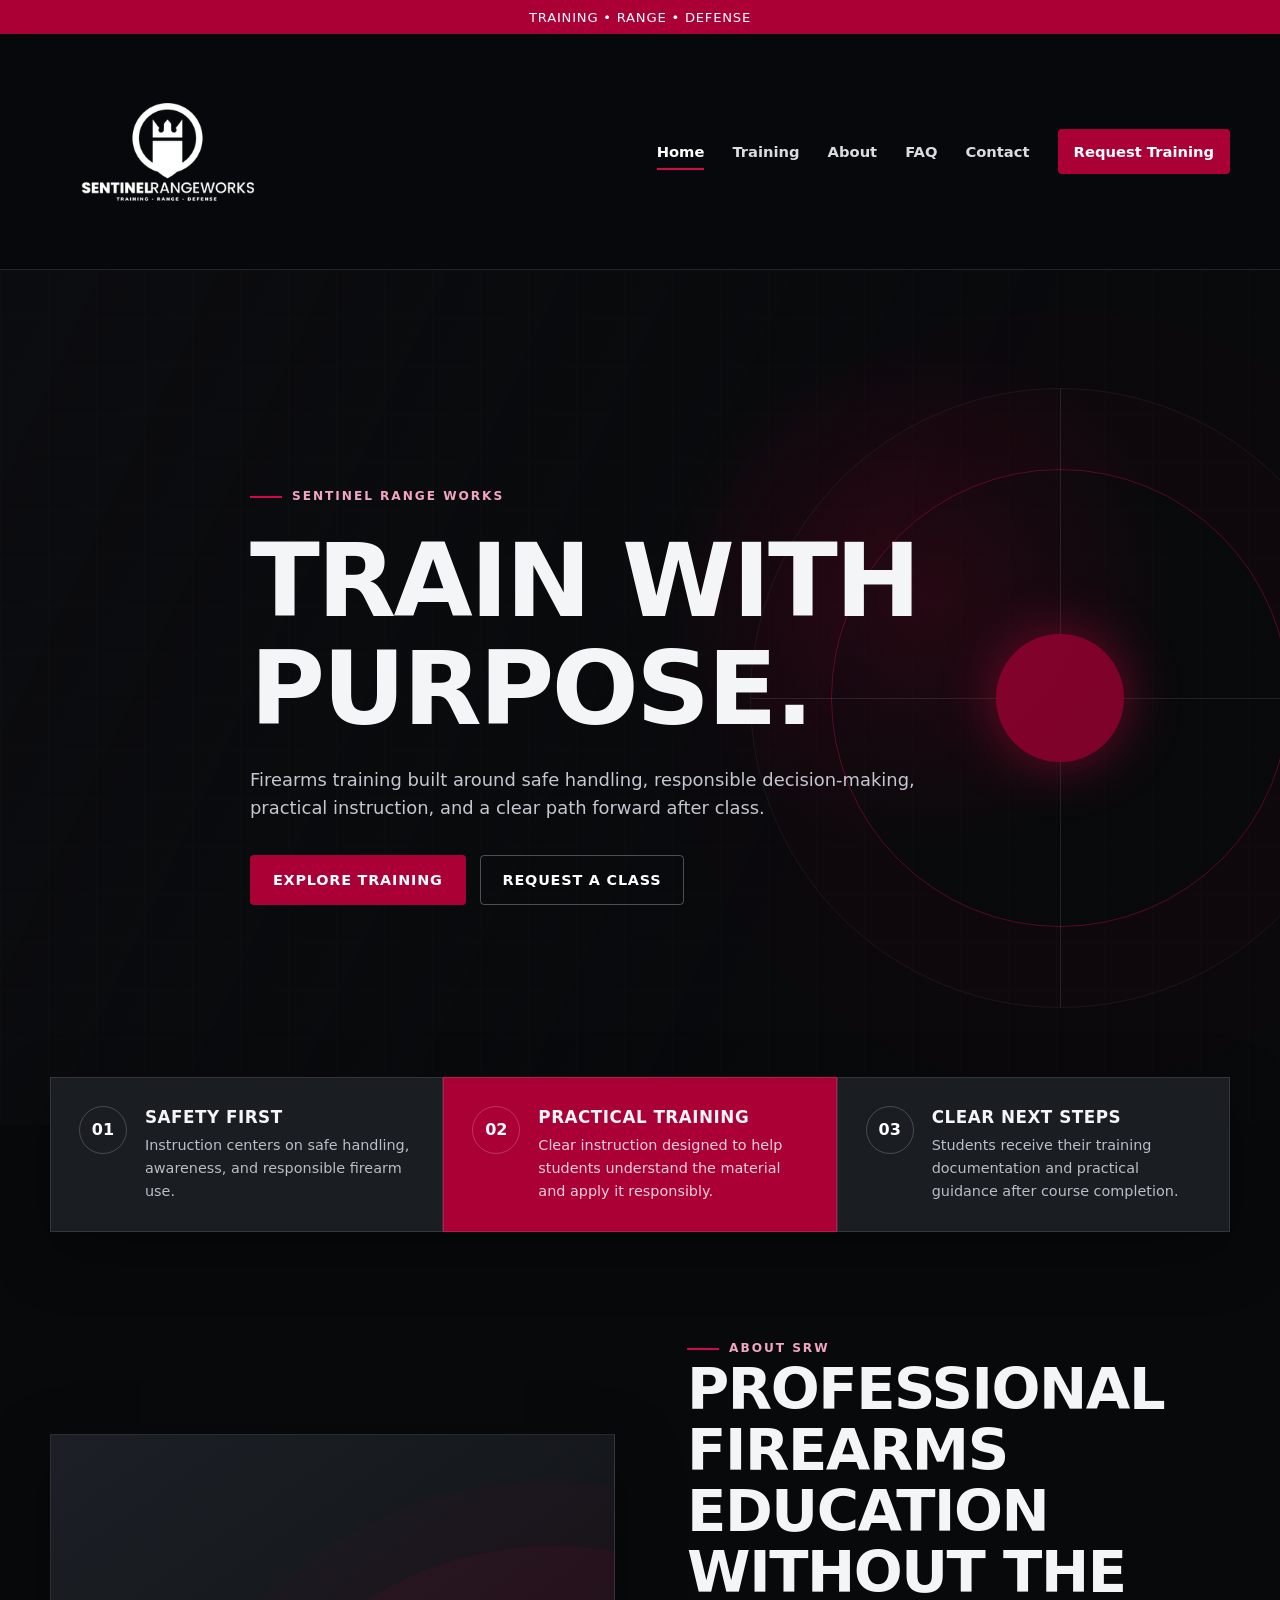
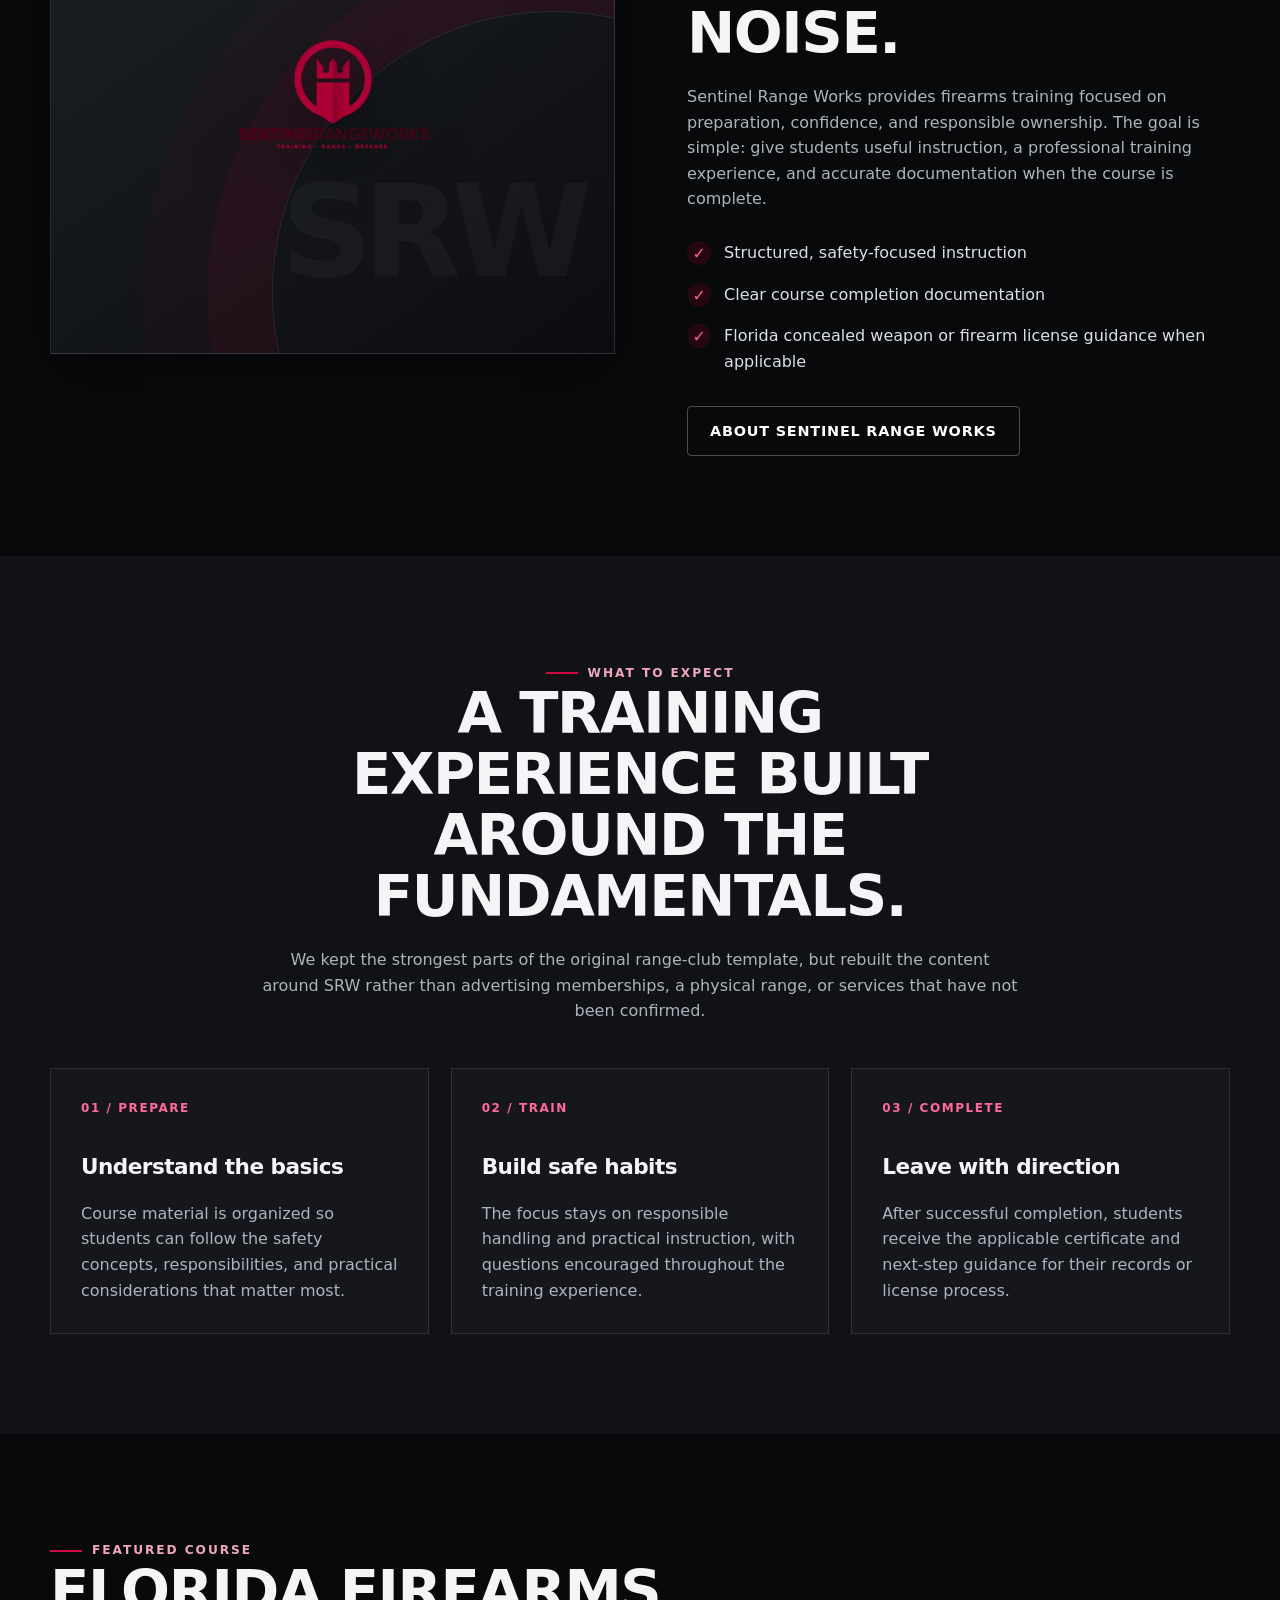
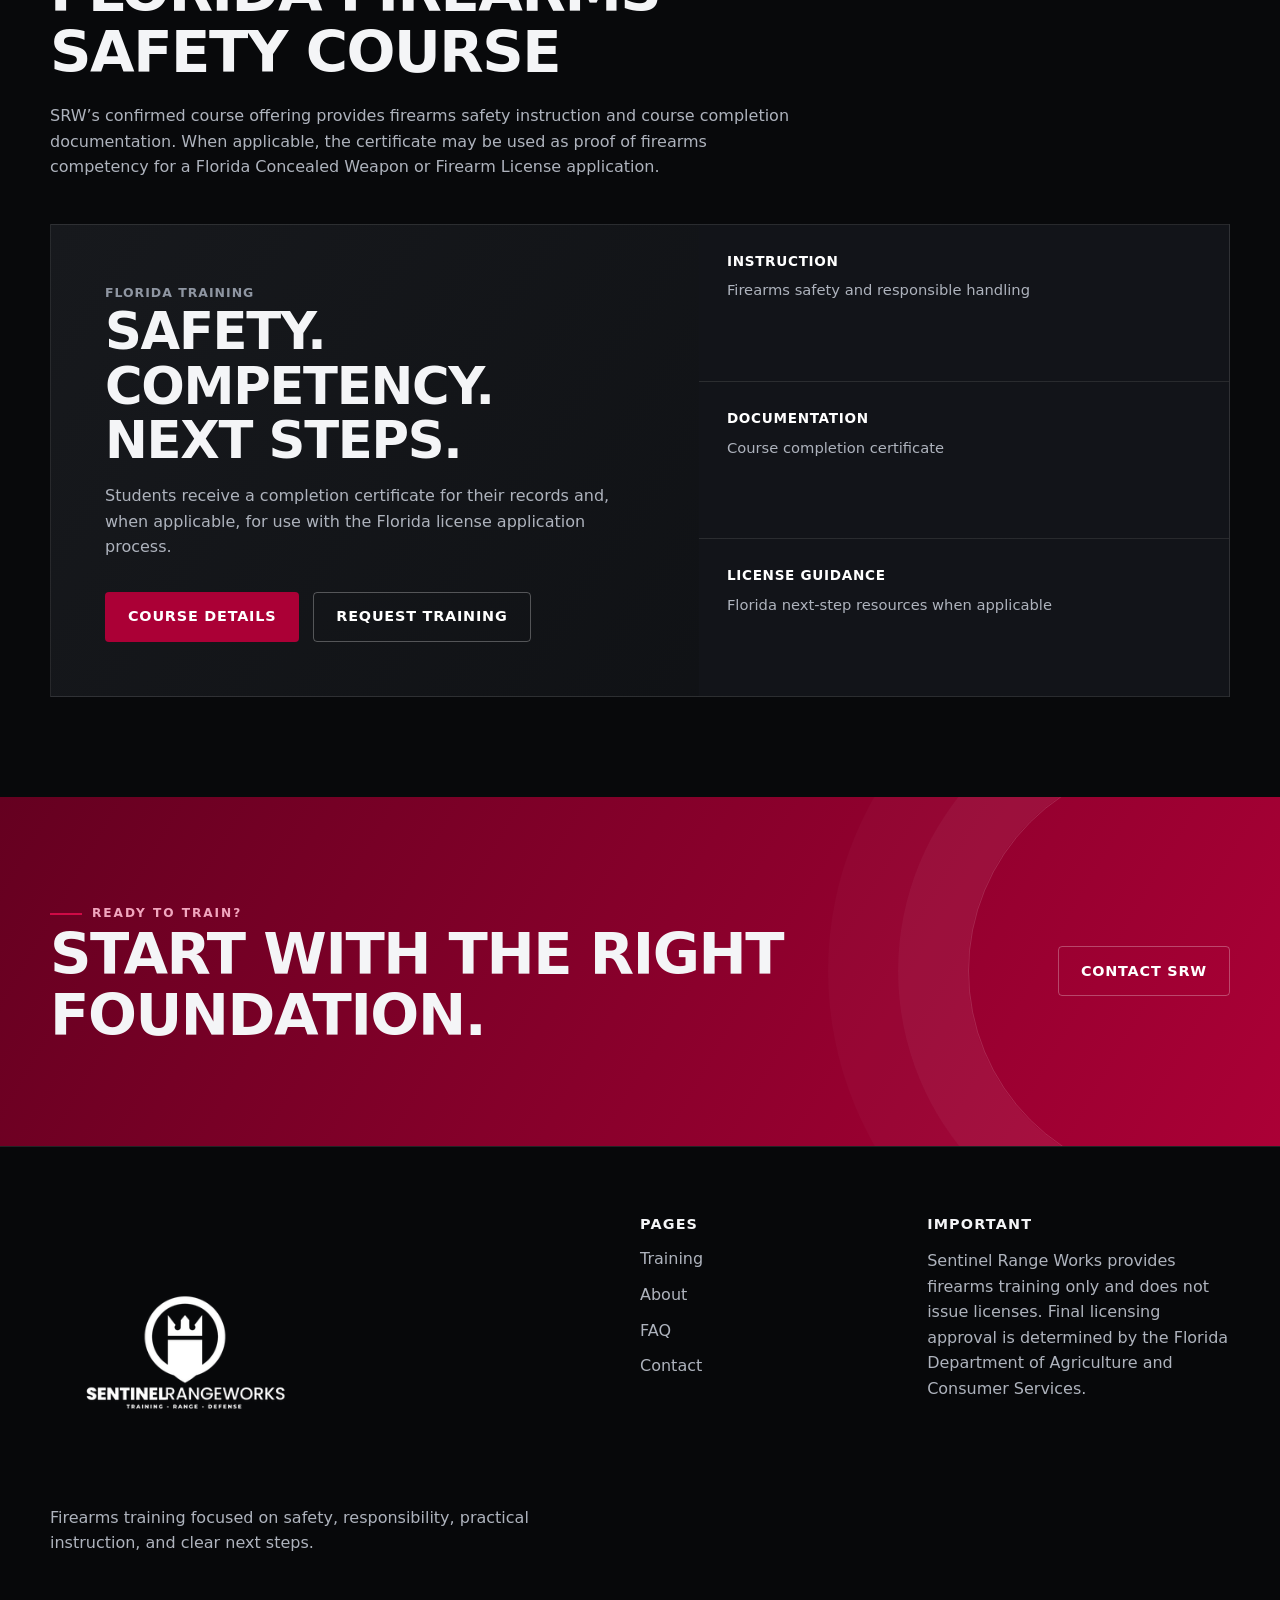
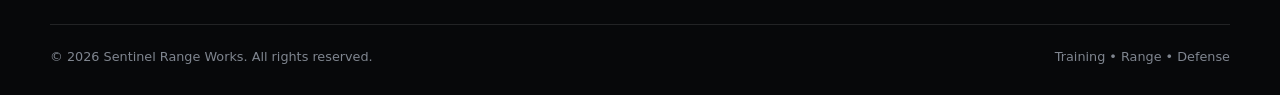
<file: index.html>
<!doctype html>
<html lang="en">
<head>
  <meta charset="utf-8">
  <meta name="viewport" content="width=device-width, initial-scale=1">
  <title>Sentinel Range Works | Firearms Training</title>
  <meta name="description" content="Sentinel Range Works provides focused firearms training with a safety-first approach and clear next steps for Florida students.">
  <link rel="icon" href="assets/img/favicon.svg">
  <link rel="stylesheet" href="assets/css/styles.css">
</head>
<body>
<a class="skip-link" href="#main">Skip to content</a>
<div class="topbar"><div class="container">Training • Range • Defense</div></div>
<header class="site-header">
  <nav class="nav container" aria-label="Main navigation">
    <a class="brand" href="index.html"><img src="assets/img/srw-logo.svg" alt="Sentinel Range Works"></a>
    <button class="menu-toggle" aria-label="Toggle navigation" aria-expanded="false">Menu</button>
    <ul class="nav-links">
      <li><a href="index.html" aria-current="page">Home</a></li>
      <li><a href="training.html">Training</a></li>
      <li><a href="about.html">About</a></li>
      <li><a href="faq.html">FAQ</a></li>
      <li><a href="contact.html">Contact</a></li>
      <li><a class="nav-cta" href="contact.html">Request Training</a></li>
    </ul>
  </nav>
</header>
<main id="main">
  <section class="hero">
    <div class="hero-art" aria-hidden="true"><span class="hero-cross-h"></span><span class="hero-cross-v"></span></div>
    <div class="container hero-content">
      <span class="eyebrow">Sentinel Range Works</span>
      <h1>Train with purpose.</h1>
      <p>Firearms training built around safe handling, responsible decision-making, practical instruction, and a clear path forward after class.</p>
      <div class="actions">
        <a class="btn btn-primary" href="training.html">Explore Training</a>
        <a class="btn btn-outline" href="contact.html">Request a Class</a>
      </div>
    </div>
  </section>

  <div class="trust-strip">
    <div class="container trust-grid">
      <article class="trust-item"><div class="icon-badge">01</div><div><h3>Safety First</h3><p>Instruction centers on safe handling, awareness, and responsible firearm use.</p></div></article>
      <article class="trust-item"><div class="icon-badge">02</div><div><h3>Practical Training</h3><p>Clear instruction designed to help students understand the material and apply it responsibly.</p></div></article>
      <article class="trust-item"><div class="icon-badge">03</div><div><h3>Clear Next Steps</h3><p>Students receive their training documentation and practical guidance after course completion.</p></div></article>
    </div>
  </div>

  <section>
    <div class="container split">
      <div class="visual-panel"><img class="visual-mark" src="assets/img/srw-logo.svg" alt=""></div>
      <div>
        <span class="eyebrow">About SRW</span>
        <h2>Professional firearms education without the noise.</h2>
        <p class="lead">Sentinel Range Works provides firearms training focused on preparation, confidence, and responsible ownership. The goal is simple: give students useful instruction, a professional training experience, and accurate documentation when the course is complete.</p>
        <ul class="check-list">
          <li>Structured, safety-focused instruction</li>
          <li>Clear course completion documentation</li>
          <li>Florida concealed weapon or firearm license guidance when applicable</li>
        </ul>
        <div class="actions"><a class="btn btn-outline" href="about.html">About Sentinel Range Works</a></div>
      </div>
    </div>
  </section>

  <section class="section-alt">
    <div class="container">
      <div class="section-head center">
        <span class="eyebrow">What to expect</span>
        <h2>A training experience built around the fundamentals.</h2>
        <p>We kept the strongest parts of the original range-club template, but rebuilt the content around SRW rather than advertising memberships, a physical range, or services that have not been confirmed.</p>
      </div>
      <div class="cards">
        <article class="card"><span class="num">01 / PREPARE</span><h3>Understand the basics</h3><p>Course material is organized so students can follow the safety concepts, responsibilities, and practical considerations that matter most.</p></article>
        <article class="card"><span class="num">02 / TRAIN</span><h3>Build safe habits</h3><p>The focus stays on responsible handling and practical instruction, with questions encouraged throughout the training experience.</p></article>
        <article class="card"><span class="num">03 / COMPLETE</span><h3>Leave with direction</h3><p>After successful completion, students receive the applicable certificate and next-step guidance for their records or license process.</p></article>
      </div>
    </div>
  </section>

  <section>
    <div class="container">
      <div class="section-head">
        <span class="eyebrow">Featured course</span>
        <h2>Florida Firearms Safety Course</h2>
        <p>SRW’s confirmed course offering provides firearms safety instruction and course completion documentation. When applicable, the certificate may be used as proof of firearms competency for a Florida Concealed Weapon or Firearm License application.</p>
      </div>
      <div class="course-card">
        <div class="course-copy">
          <span class="smallcaps">Florida training</span>
          <h3>Safety. Competency. Next steps.</h3>
          <p class="muted">Students receive a completion certificate for their records and, when applicable, for use with the Florida license application process.</p>
          <div class="actions"><a class="btn btn-primary" href="training.html">Course Details</a><a class="btn btn-outline" href="contact.html">Request Training</a></div>
        </div>
        <div class="course-meta">
          <div><strong>Instruction</strong><span>Firearms safety and responsible handling</span></div>
          <div><strong>Documentation</strong><span>Course completion certificate</span></div>
          <div><strong>License Guidance</strong><span>Florida next-step resources when applicable</span></div>
        </div>
      </div>
    </div>
  </section>

  <section class="cta">
    <div class="container cta-inner">
      <div><span class="eyebrow">Ready to train?</span><h2>Start with the right foundation.</h2></div>
      <a class="btn btn-outline" href="contact.html">Contact SRW</a>
    </div>
  </section>
</main>
<footer class="site-footer">
  <div class="container">
    <div class="footer-grid">
      <div><img class="footer-logo" src="assets/img/srw-logo.svg" alt="Sentinel Range Works"><p class="muted">Firearms training focused on safety, responsibility, practical instruction, and clear next steps.</p></div>
      <div><h3>Pages</h3><div class="footer-links"><a href="training.html">Training</a><a href="about.html">About</a><a href="faq.html">FAQ</a><a href="contact.html">Contact</a></div></div>
      <div><h3>Important</h3><p class="muted">Sentinel Range Works provides firearms training only and does not issue licenses. Final licensing approval is determined by the Florida Department of Agriculture and Consumer Services.</p></div>
    </div>
    <div class="footer-bottom"><span>© <span data-year></span> Sentinel Range Works. All rights reserved.</span><span>Training • Range • Defense</span></div>
  </div>
</footer>
<script src="assets/js/config.js"></script><script src="assets/js/site.js"></script>
</body>
</html>
</file>
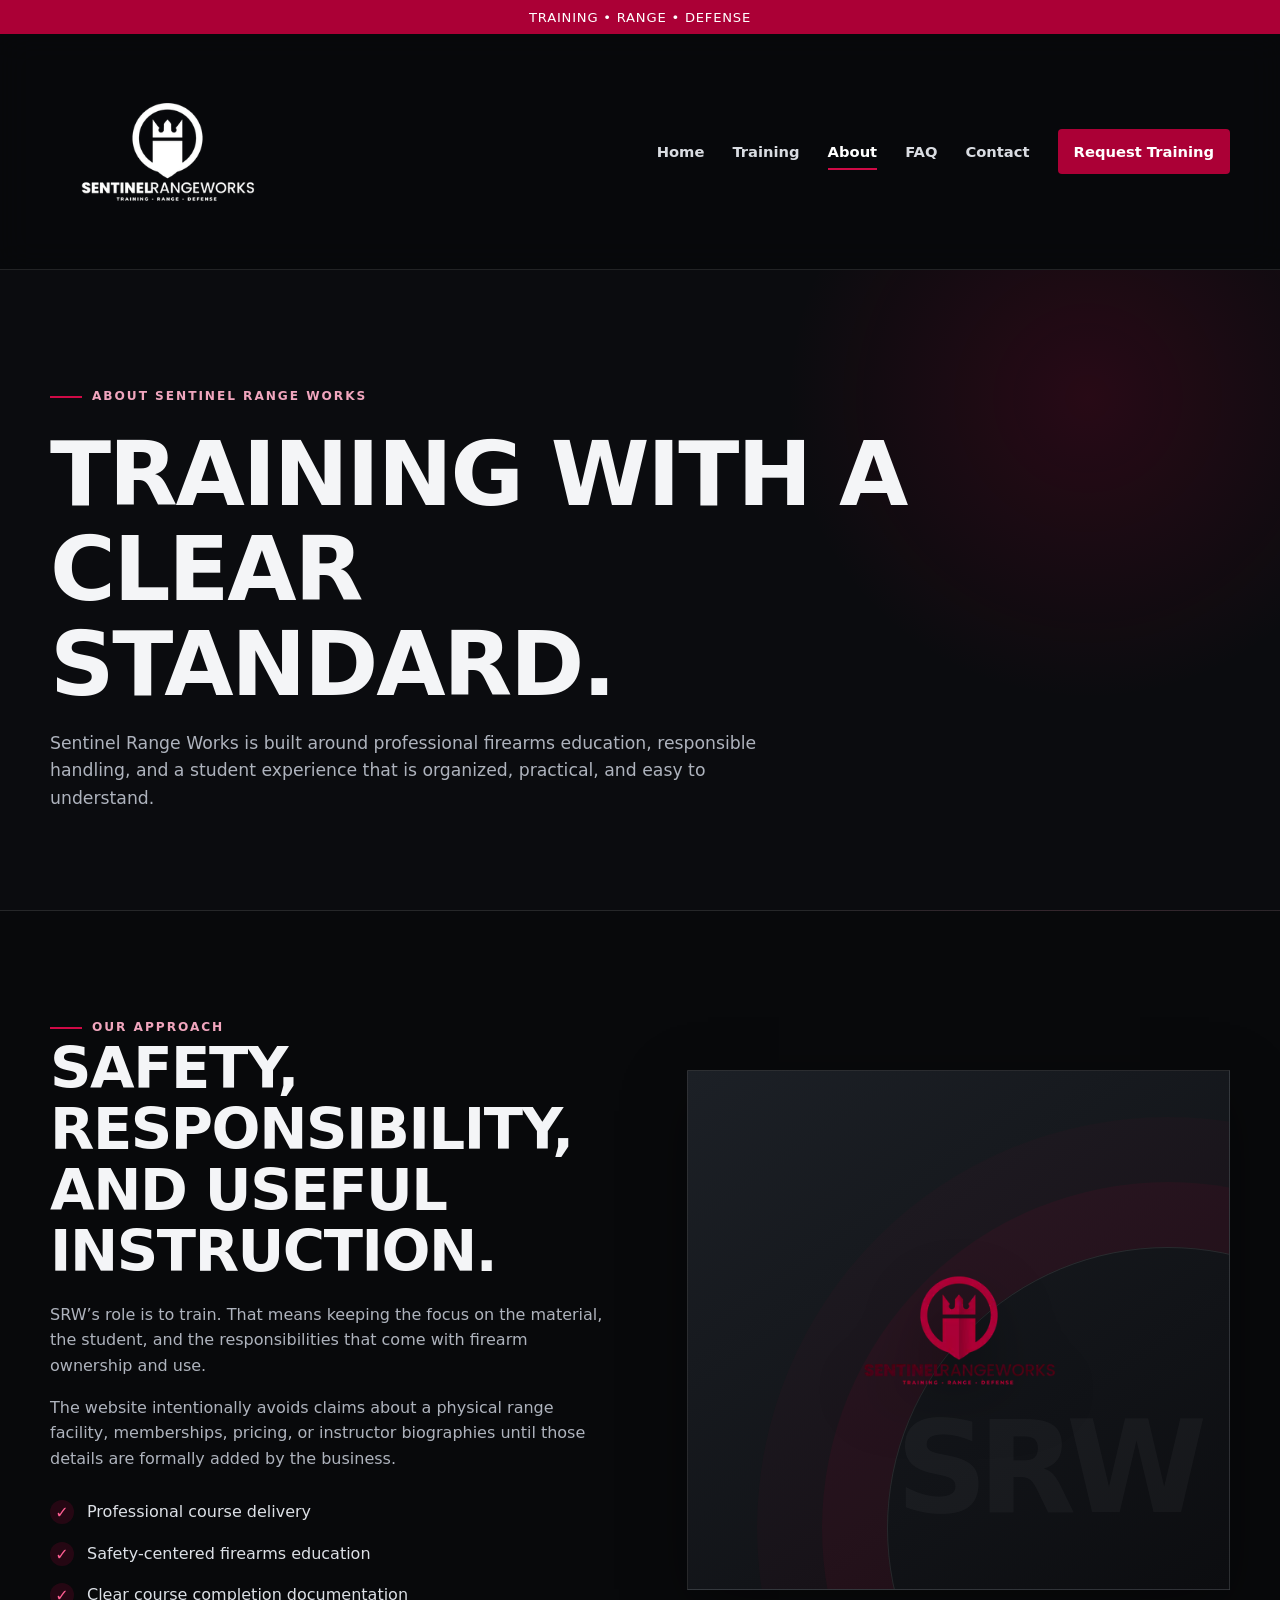
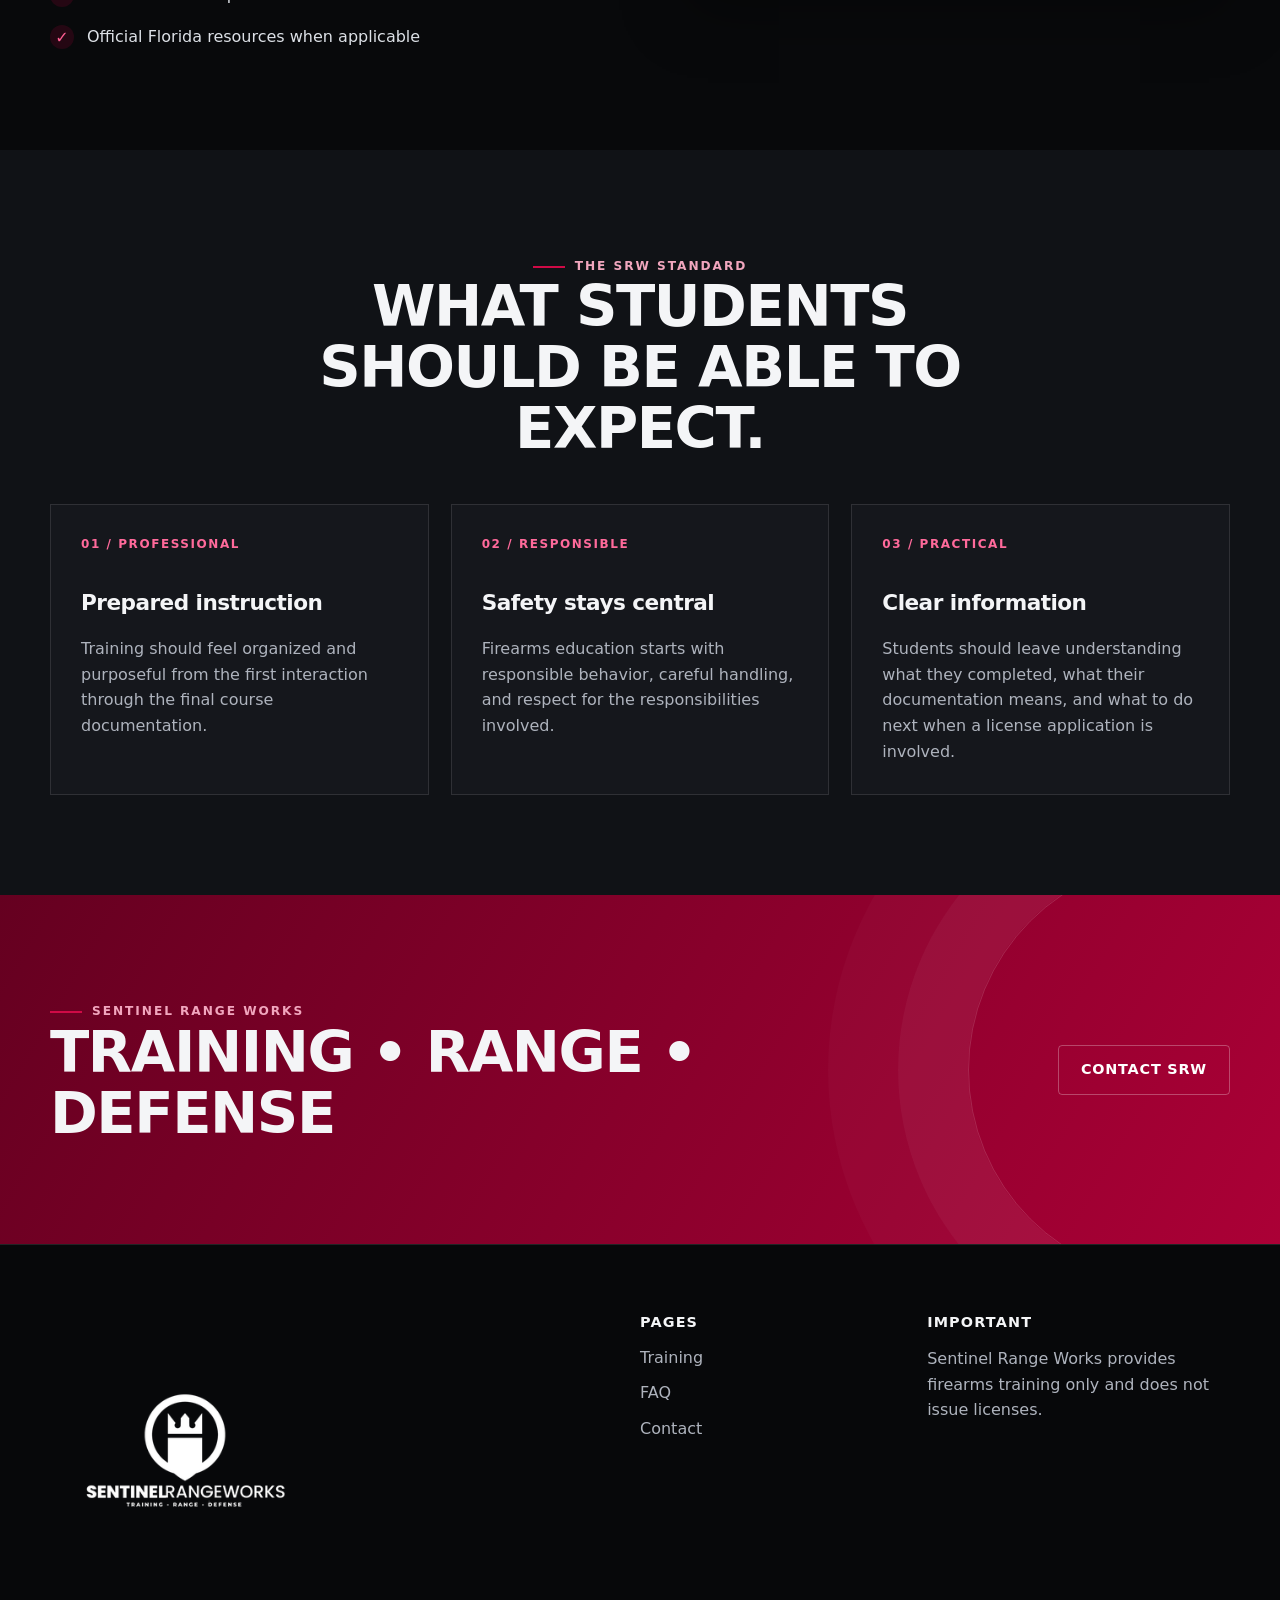
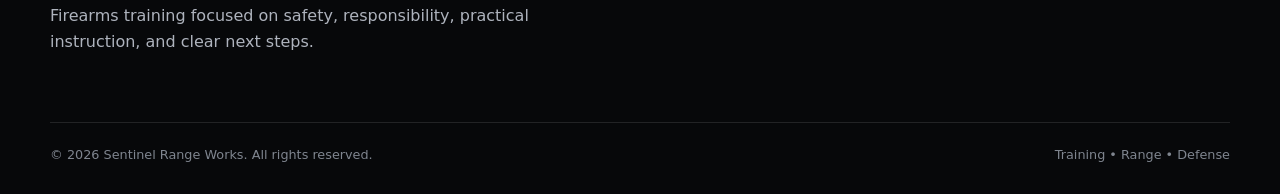
<file: about.html>
<!doctype html><html lang="en"><head><meta charset="utf-8"><meta name="viewport" content="width=device-width, initial-scale=1"><title>About | Sentinel Range Works</title><meta name="description" content="Learn about Sentinel Range Works and its safety-first firearms training approach."><link rel="icon" href="assets/img/favicon.svg"><link rel="stylesheet" href="assets/css/styles.css"></head><body>
<a class="skip-link" href="#main">Skip to content</a><div class="topbar"><div class="container">Training • Range • Defense</div></div><header class="site-header"><nav class="nav container" aria-label="Main navigation"><a class="brand" href="index.html"><img src="assets/img/srw-logo.svg" alt="Sentinel Range Works"></a><button class="menu-toggle" aria-label="Toggle navigation" aria-expanded="false">Menu</button><ul class="nav-links"><li><a href="index.html">Home</a></li><li><a href="training.html">Training</a></li><li><a href="about.html" aria-current="page">About</a></li><li><a href="faq.html">FAQ</a></li><li><a href="contact.html">Contact</a></li><li><a class="nav-cta" href="contact.html">Request Training</a></li></ul></nav></header>
<main id="main"><section class="page-hero"><div class="container"><span class="eyebrow">About Sentinel Range Works</span><h1>Training with a clear standard.</h1><p>Sentinel Range Works is built around professional firearms education, responsible handling, and a student experience that is organized, practical, and easy to understand.</p></div></section>
<section><div class="container split"><div><span class="eyebrow">Our approach</span><h2>Safety, responsibility, and useful instruction.</h2><p class="lead">SRW’s role is to train. That means keeping the focus on the material, the student, and the responsibilities that come with firearm ownership and use.</p><p class="muted">The website intentionally avoids claims about a physical range facility, memberships, pricing, or instructor biographies until those details are formally added by the business.</p><ul class="check-list"><li>Professional course delivery</li><li>Safety-centered firearms education</li><li>Clear course completion documentation</li><li>Official Florida resources when applicable</li></ul></div><div class="visual-panel"><img class="visual-mark" src="assets/img/srw-logo.svg" alt=""></div></div></section>
<section class="section-alt"><div class="container"><div class="section-head center"><span class="eyebrow">The SRW standard</span><h2>What students should be able to expect.</h2></div><div class="cards"><article class="card"><span class="num">01 / PROFESSIONAL</span><h3>Prepared instruction</h3><p>Training should feel organized and purposeful from the first interaction through the final course documentation.</p></article><article class="card"><span class="num">02 / RESPONSIBLE</span><h3>Safety stays central</h3><p>Firearms education starts with responsible behavior, careful handling, and respect for the responsibilities involved.</p></article><article class="card"><span class="num">03 / PRACTICAL</span><h3>Clear information</h3><p>Students should leave understanding what they completed, what their documentation means, and what to do next when a license application is involved.</p></article></div></div></section>
<section class="cta"><div class="container cta-inner"><div><span class="eyebrow">Sentinel Range Works</span><h2>Training • Range • Defense</h2></div><a class="btn btn-outline" href="contact.html">Contact SRW</a></div></section></main>
<footer class="site-footer"><div class="container"><div class="footer-grid"><div><img class="footer-logo" src="assets/img/srw-logo.svg" alt="Sentinel Range Works"><p class="muted">Firearms training focused on safety, responsibility, practical instruction, and clear next steps.</p></div><div><h3>Pages</h3><div class="footer-links"><a href="training.html">Training</a><a href="faq.html">FAQ</a><a href="contact.html">Contact</a></div></div><div><h3>Important</h3><p class="muted">Sentinel Range Works provides firearms training only and does not issue licenses.</p></div></div><div class="footer-bottom"><span>© <span data-year></span> Sentinel Range Works. All rights reserved.</span><span>Training • Range • Defense</span></div></div></footer><script src="assets/js/config.js"></script><script src="assets/js/site.js"></script></body></html>
</file>
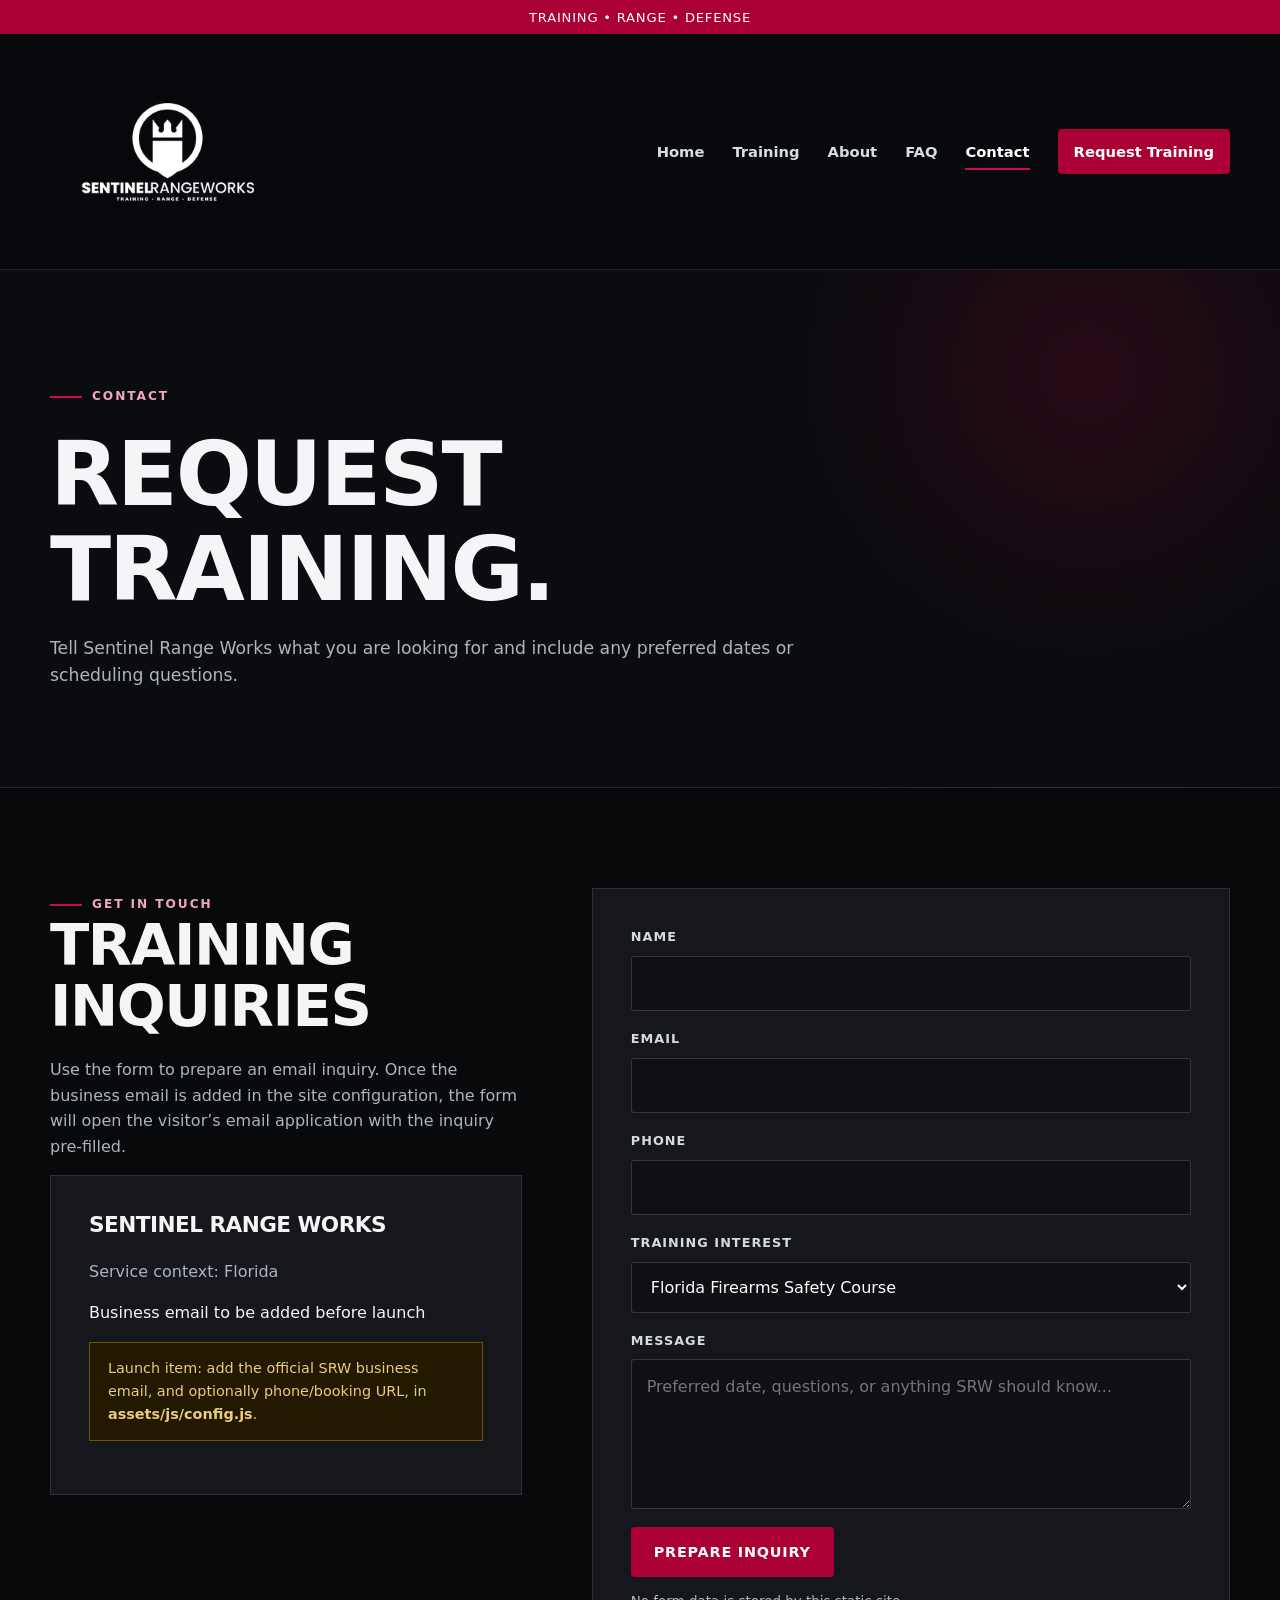
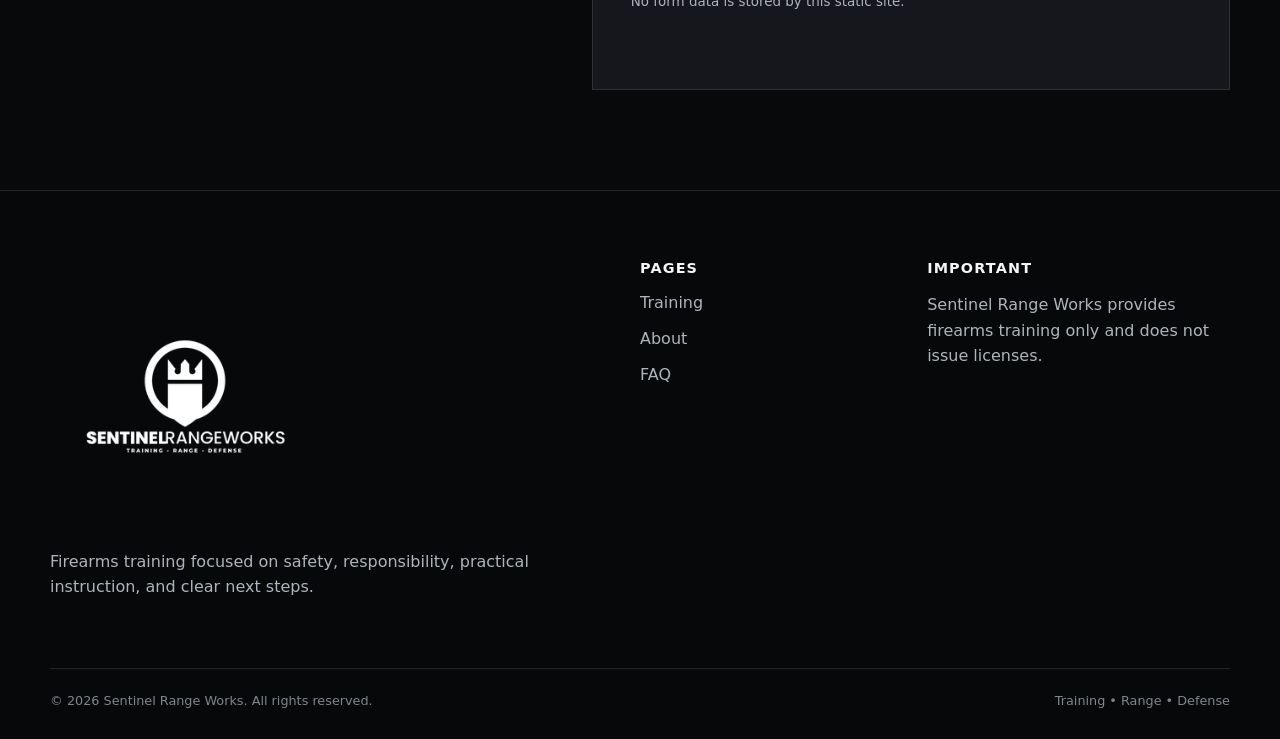
<file: contact.html>
<!doctype html><html lang="en"><head><meta charset="utf-8"><meta name="viewport" content="width=device-width, initial-scale=1"><title>Contact | Sentinel Range Works</title><meta name="description" content="Contact Sentinel Range Works about firearms training."><link rel="icon" href="assets/img/favicon.svg"><link rel="stylesheet" href="assets/css/styles.css"></head><body>
<a class="skip-link" href="#main">Skip to content</a><div class="topbar"><div class="container">Training • Range • Defense</div></div><header class="site-header"><nav class="nav container" aria-label="Main navigation"><a class="brand" href="index.html"><img src="assets/img/srw-logo.svg" alt="Sentinel Range Works"></a><button class="menu-toggle" aria-label="Toggle navigation" aria-expanded="false">Menu</button><ul class="nav-links"><li><a href="index.html">Home</a></li><li><a href="training.html">Training</a></li><li><a href="about.html">About</a></li><li><a href="faq.html">FAQ</a></li><li><a href="contact.html" aria-current="page">Contact</a></li><li><a class="nav-cta" href="contact.html">Request Training</a></li></ul></nav></header>
<main id="main"><section class="page-hero"><div class="container"><span class="eyebrow">Contact</span><h1>Request training.</h1><p>Tell Sentinel Range Works what you are looking for and include any preferred dates or scheduling questions.</p></div></section>
<section><div class="container contact-grid"><div><span class="eyebrow">Get in touch</span><h2>Training inquiries</h2><p class="lead">Use the form to prepare an email inquiry. Once the business email is added in the site configuration, the form will open the visitor’s email application with the inquiry pre-filled.</p><div class="contact-panel"><h3>Sentinel Range Works</h3><p class="muted">Service context: <span data-config="serviceArea">Florida</span></p><p><a data-config="contactEmail">Business email to be added before launch</a></p><p class="launch-note">Launch item: add the official SRW business email, and optionally phone/booking URL, in <strong>assets/js/config.js</strong>.</p></div></div><div class="contact-panel"><form id="contact-form"><div class="field"><label for="name">Name</label><input id="name" name="name" autocomplete="name" required></div><div class="field"><label for="email">Email</label><input id="email" name="email" type="email" autocomplete="email" required></div><div class="field"><label for="phone">Phone</label><input id="phone" name="phone" autocomplete="tel"></div><div class="field"><label for="course">Training interest</label><select id="course" name="course"><option>Florida Firearms Safety Course</option><option>General training inquiry</option></select></div><div class="field"><label for="message">Message</label><textarea id="message" name="message" required placeholder="Preferred date, questions, or anything SRW should know..."></textarea></div><button class="btn btn-primary" type="submit">Prepare Inquiry</button><p class="form-note">No form data is stored by this static site.</p><div class="form-status" id="form-status" role="status" aria-live="polite"></div></form></div></div></section></main>
<footer class="site-footer"><div class="container"><div class="footer-grid"><div><img class="footer-logo" src="assets/img/srw-logo.svg" alt="Sentinel Range Works"><p class="muted">Firearms training focused on safety, responsibility, practical instruction, and clear next steps.</p></div><div><h3>Pages</h3><div class="footer-links"><a href="training.html">Training</a><a href="about.html">About</a><a href="faq.html">FAQ</a></div></div><div><h3>Important</h3><p class="muted">Sentinel Range Works provides firearms training only and does not issue licenses.</p></div></div><div class="footer-bottom"><span>© <span data-year></span> Sentinel Range Works. All rights reserved.</span><span>Training • Range • Defense</span></div></div></footer><script src="assets/js/config.js"></script><script src="assets/js/site.js"></script></body></html>
</file>
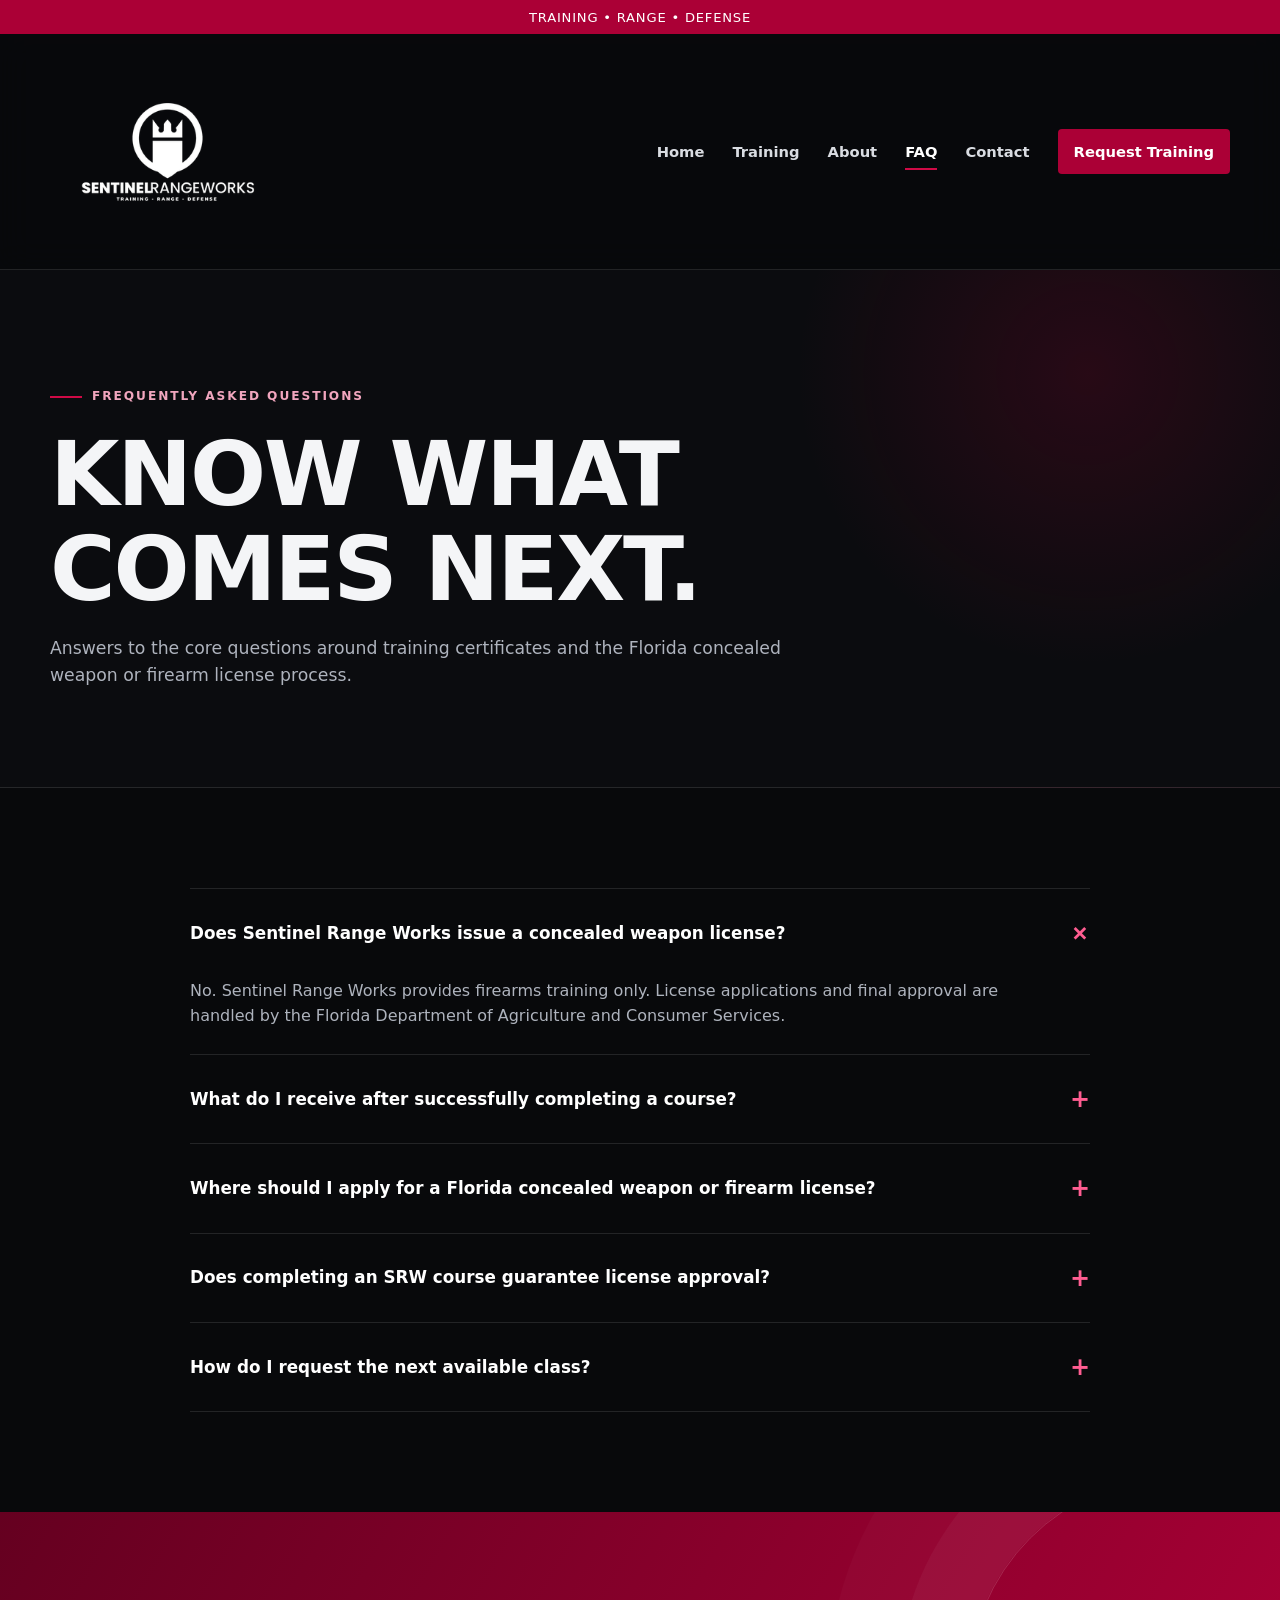
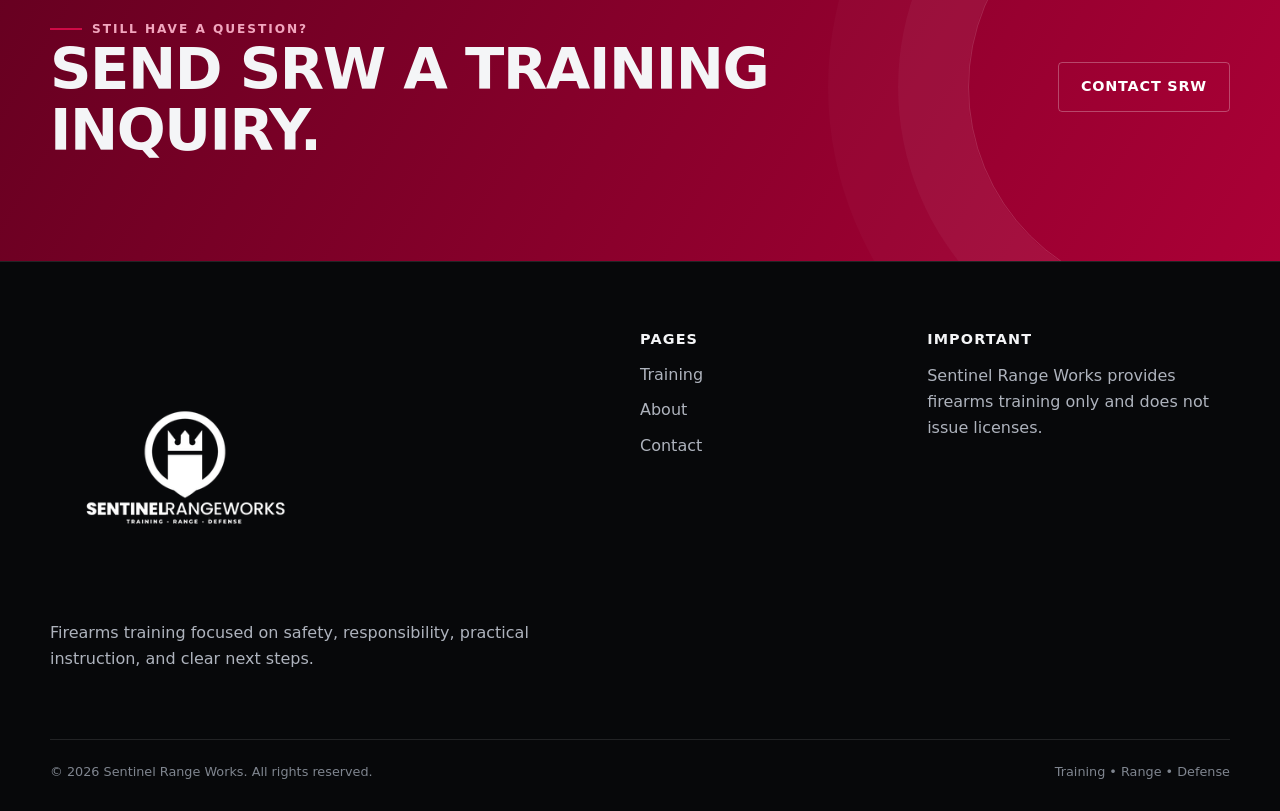
<file: faq.html>
<!doctype html><html lang="en"><head><meta charset="utf-8"><meta name="viewport" content="width=device-width, initial-scale=1"><title>FAQ | Sentinel Range Works</title><meta name="description" content="Frequently asked questions about Sentinel Range Works firearms training and Florida course certificates."><link rel="icon" href="assets/img/favicon.svg"><link rel="stylesheet" href="assets/css/styles.css"></head><body>
<a class="skip-link" href="#main">Skip to content</a><div class="topbar"><div class="container">Training • Range • Defense</div></div><header class="site-header"><nav class="nav container" aria-label="Main navigation"><a class="brand" href="index.html"><img src="assets/img/srw-logo.svg" alt="Sentinel Range Works"></a><button class="menu-toggle" aria-label="Toggle navigation" aria-expanded="false">Menu</button><ul class="nav-links"><li><a href="index.html">Home</a></li><li><a href="training.html">Training</a></li><li><a href="about.html">About</a></li><li><a href="faq.html" aria-current="page">FAQ</a></li><li><a href="contact.html">Contact</a></li><li><a class="nav-cta" href="contact.html">Request Training</a></li></ul></nav></header>
<main id="main"><section class="page-hero"><div class="container"><span class="eyebrow">Frequently asked questions</span><h1>Know what comes next.</h1><p>Answers to the core questions around training certificates and the Florida concealed weapon or firearm license process.</p></div></section>
<section><div class="container"><div class="faq-list">
<div class="faq-item open"><button class="faq-q"><span>Does Sentinel Range Works issue a concealed weapon license?</span><span>+</span></button><div class="faq-a"><p>No. Sentinel Range Works provides firearms training only. License applications and final approval are handled by the Florida Department of Agriculture and Consumer Services.</p></div></div>
<div class="faq-item"><button class="faq-q"><span>What do I receive after successfully completing a course?</span><span>+</span></button><div class="faq-a"><p>For applicable SRW courses, students receive a course completion certificate for their records. When applicable, that certificate may be used as proof of firearms competency for a Florida Concealed Weapon or Firearm License application.</p></div></div>
<div class="faq-item"><button class="faq-q"><span>Where should I apply for a Florida concealed weapon or firearm license?</span><span>+</span></button><div class="faq-a"><p>SRW recommends using the official FDACS application instructions and service-location resources. Regional licensing offices can be a convenient option because the application, photograph, and electronic fingerprints can generally be handled during the visit.</p></div></div>
<div class="faq-item"><button class="faq-q"><span>Does completing an SRW course guarantee license approval?</span><span>+</span></button><div class="faq-a"><p>No. Course completion and license approval are separate. Final licensing eligibility and approval are determined by the appropriate Florida licensing authority.</p></div></div>
<div class="faq-item"><button class="faq-q"><span>How do I request the next available class?</span><span>+</span></button><div class="faq-a"><p>Use the Contact page to send a training inquiry. The business contact email still needs to be added to the site configuration before launch.</p></div></div>
</div></div></section>
<section class="cta"><div class="container cta-inner"><div><span class="eyebrow">Still have a question?</span><h2>Send SRW a training inquiry.</h2></div><a class="btn btn-outline" href="contact.html">Contact SRW</a></div></section></main>
<footer class="site-footer"><div class="container"><div class="footer-grid"><div><img class="footer-logo" src="assets/img/srw-logo.svg" alt="Sentinel Range Works"><p class="muted">Firearms training focused on safety, responsibility, practical instruction, and clear next steps.</p></div><div><h3>Pages</h3><div class="footer-links"><a href="training.html">Training</a><a href="about.html">About</a><a href="contact.html">Contact</a></div></div><div><h3>Important</h3><p class="muted">Sentinel Range Works provides firearms training only and does not issue licenses.</p></div></div><div class="footer-bottom"><span>© <span data-year></span> Sentinel Range Works. All rights reserved.</span><span>Training • Range • Defense</span></div></div></footer><script src="assets/js/config.js"></script><script src="assets/js/site.js"></script></body></html>
</file>
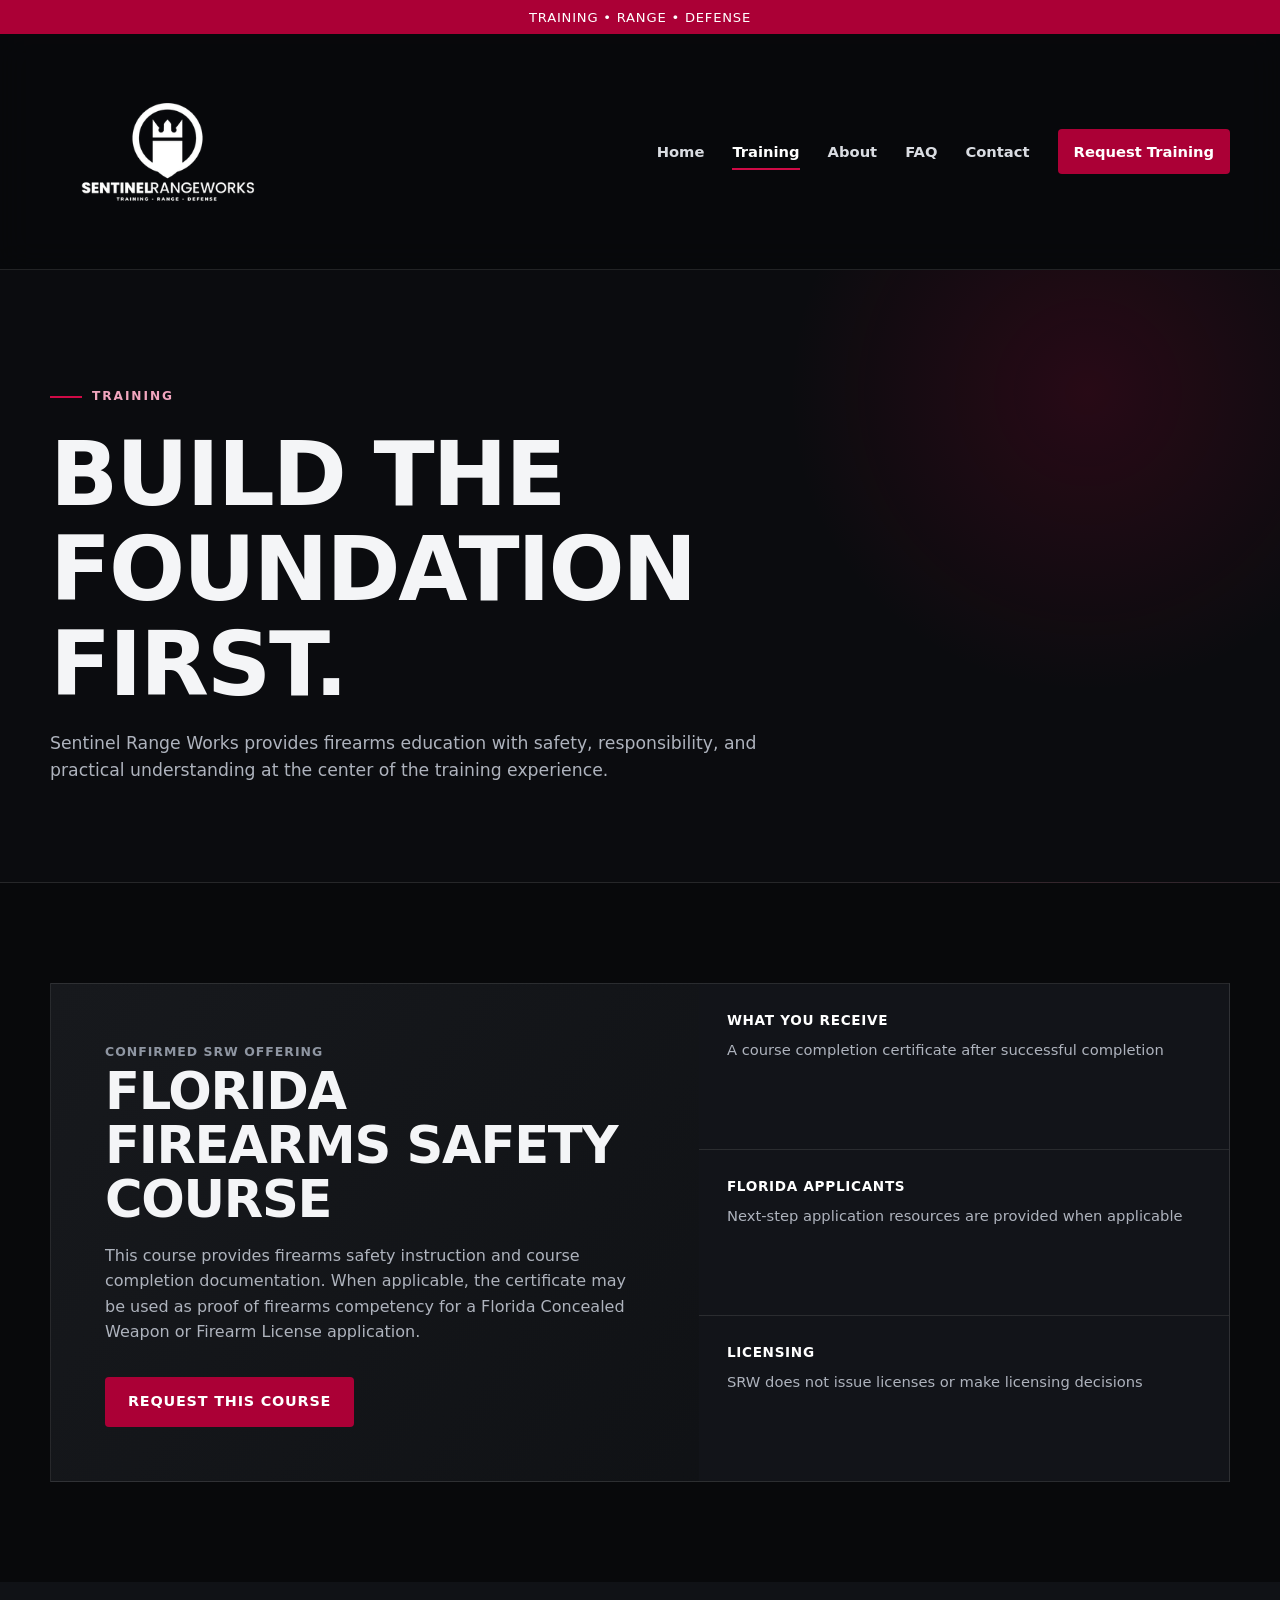
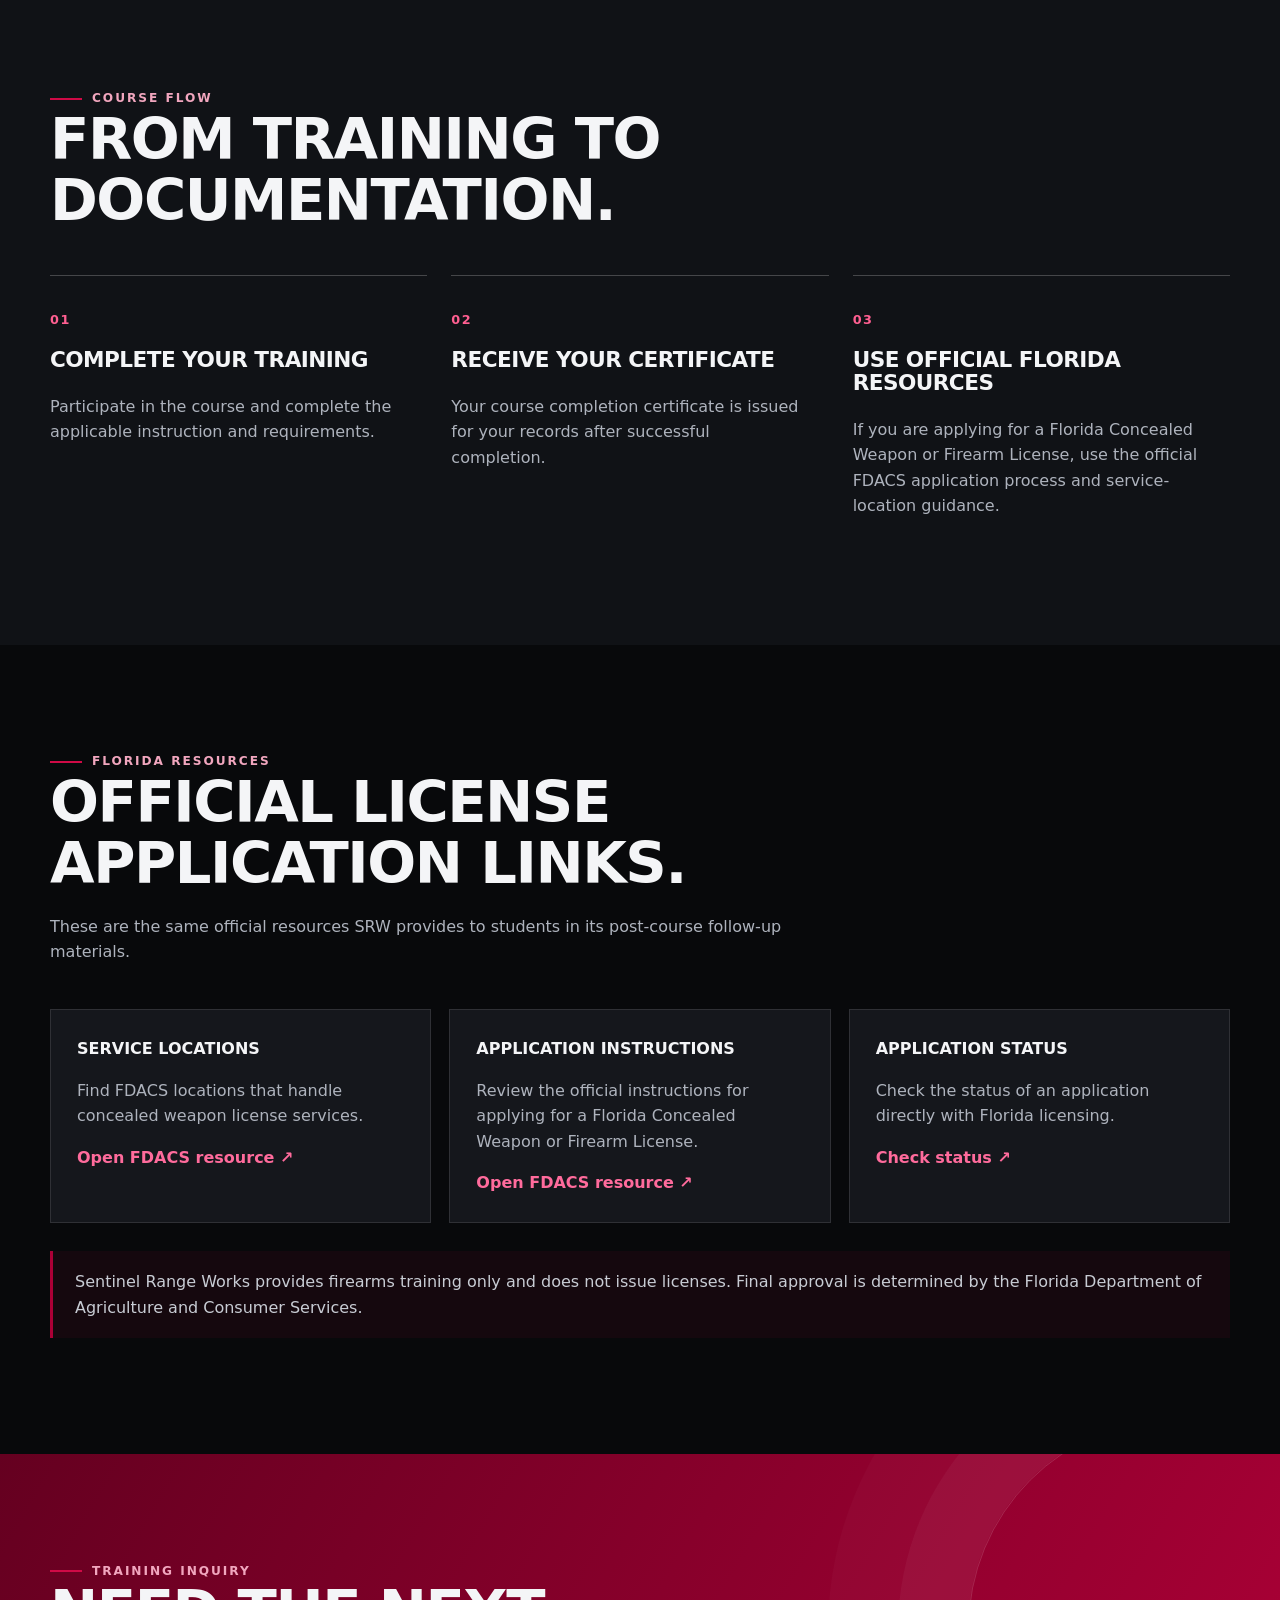
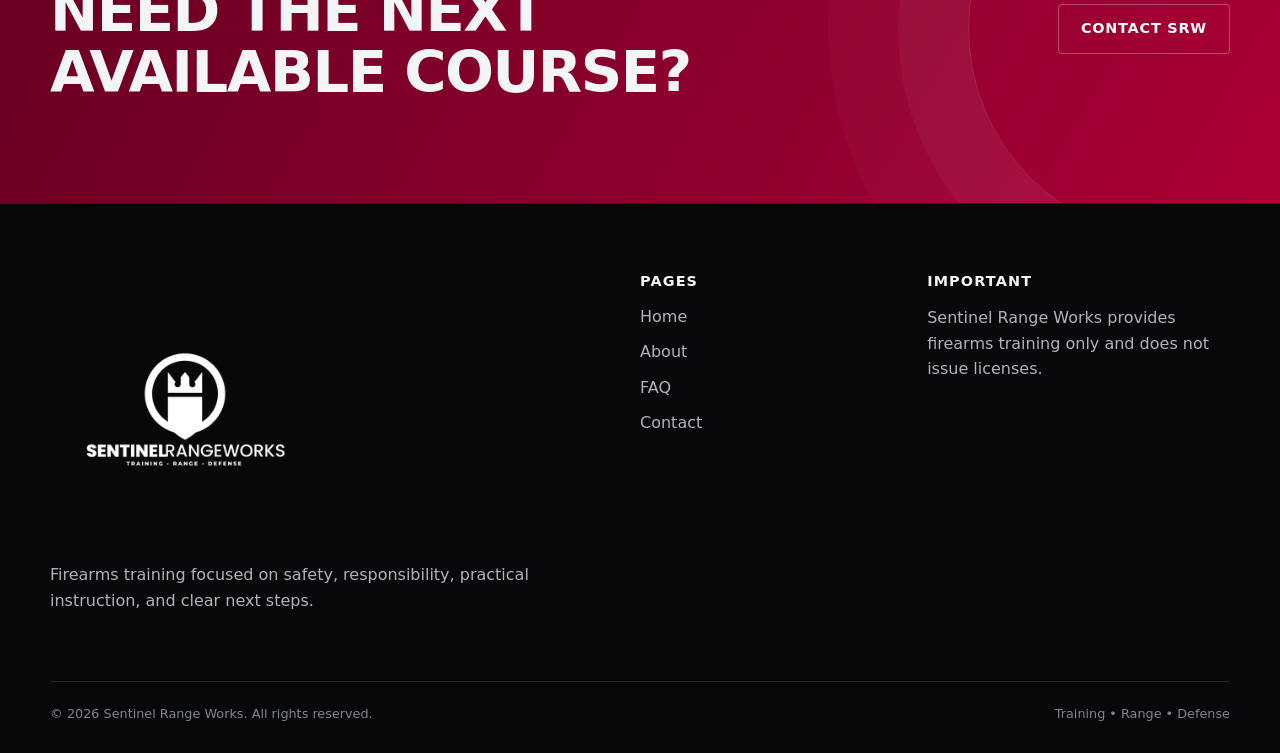
<file: training.html>
<!doctype html><html lang="en"><head><meta charset="utf-8"><meta name="viewport" content="width=device-width, initial-scale=1"><title>Training | Sentinel Range Works</title><meta name="description" content="Explore Sentinel Range Works firearms training and Florida course completion guidance."><link rel="icon" href="assets/img/favicon.svg"><link rel="stylesheet" href="assets/css/styles.css"></head><body>
<a class="skip-link" href="#main">Skip to content</a><div class="topbar"><div class="container">Training • Range • Defense</div></div>
<header class="site-header"><nav class="nav container" aria-label="Main navigation"><a class="brand" href="index.html"><img src="assets/img/srw-logo.svg" alt="Sentinel Range Works"></a><button class="menu-toggle" aria-label="Toggle navigation" aria-expanded="false">Menu</button><ul class="nav-links"><li><a href="index.html">Home</a></li><li><a href="training.html" aria-current="page">Training</a></li><li><a href="about.html">About</a></li><li><a href="faq.html">FAQ</a></li><li><a href="contact.html">Contact</a></li><li><a class="nav-cta" href="contact.html">Request Training</a></li></ul></nav></header>
<main id="main">
<section class="page-hero"><div class="container"><span class="eyebrow">Training</span><h1>Build the foundation first.</h1><p>Sentinel Range Works provides firearms education with safety, responsibility, and practical understanding at the center of the training experience.</p></div></section>
<section><div class="container"><div class="course-card"><div class="course-copy"><span class="smallcaps">Confirmed SRW offering</span><h3>Florida Firearms Safety Course</h3><p class="muted">This course provides firearms safety instruction and course completion documentation. When applicable, the certificate may be used as proof of firearms competency for a Florida Concealed Weapon or Firearm License application.</p><div class="actions"><a class="btn btn-primary" href="contact.html">Request This Course</a></div></div><div class="course-meta"><div><strong>What you receive</strong><span>A course completion certificate after successful completion</span></div><div><strong>Florida applicants</strong><span>Next-step application resources are provided when applicable</span></div><div><strong>Licensing</strong><span>SRW does not issue licenses or make licensing decisions</span></div></div></div></div></section>
<section class="section-alt"><div class="container"><div class="section-head"><span class="eyebrow">Course flow</span><h2>From training to documentation.</h2></div><div class="steps"><div class="step"><h3>Complete your training</h3><p class="muted">Participate in the course and complete the applicable instruction and requirements.</p></div><div class="step"><h3>Receive your certificate</h3><p class="muted">Your course completion certificate is issued for your records after successful completion.</p></div><div class="step"><h3>Use official Florida resources</h3><p class="muted">If you are applying for a Florida Concealed Weapon or Firearm License, use the official FDACS application process and service-location guidance.</p></div></div></div></section>
<section><div class="container"><div class="section-head"><span class="eyebrow">Florida resources</span><h2>Official license application links.</h2><p>These are the same official resources SRW provides to students in its post-course follow-up materials.</p></div><div class="resource-grid"><article class="resource"><strong>Service Locations</strong><p class="muted">Find FDACS locations that handle concealed weapon license services.</p><a href="https://www.fdacs.gov/Consumer-Resources/Concealed-Weapon-License/Concealed-Weapon-License-Service-Locations" rel="noopener" target="_blank">Open FDACS resource ↗</a></article><article class="resource"><strong>Application Instructions</strong><p class="muted">Review the official instructions for applying for a Florida Concealed Weapon or Firearm License.</p><a href="https://www.fdacs.gov/Consumer-Resources/Concealed-Weapon-License/Applying-for-a-Concealed-Weapon-License" rel="noopener" target="_blank">Open FDACS resource ↗</a></article><article class="resource"><strong>Application Status</strong><p class="muted">Check the status of an application directly with Florida licensing.</p><a href="https://licensing.fdacs.gov/CWStatusCheck/CWStatusChk.aspx" rel="noopener" target="_blank">Check status ↗</a></article></div><p class="notice" style="margin-top:28px">Sentinel Range Works provides firearms training only and does not issue licenses. Final approval is determined by the Florida Department of Agriculture and Consumer Services.</p></div></section>
<section class="cta"><div class="container cta-inner"><div><span class="eyebrow">Training inquiry</span><h2>Need the next available course?</h2></div><a class="btn btn-outline" href="contact.html">Contact SRW</a></div></section>
</main>
<footer class="site-footer"><div class="container"><div class="footer-grid"><div><img class="footer-logo" src="assets/img/srw-logo.svg" alt="Sentinel Range Works"><p class="muted">Firearms training focused on safety, responsibility, practical instruction, and clear next steps.</p></div><div><h3>Pages</h3><div class="footer-links"><a href="index.html">Home</a><a href="about.html">About</a><a href="faq.html">FAQ</a><a href="contact.html">Contact</a></div></div><div><h3>Important</h3><p class="muted">Sentinel Range Works provides firearms training only and does not issue licenses.</p></div></div><div class="footer-bottom"><span>© <span data-year></span> Sentinel Range Works. All rights reserved.</span><span>Training • Range • Defense</span></div></div></footer><script src="assets/js/config.js"></script><script src="assets/js/site.js"></script></body></html>
</file>
<file: assets/css/styles.css>
:root {
  --srw-red: #ab0036;
  --srw-red-bright: #cf0a46;
  --srw-red-dark: #650020;
  --bg: #08090b;
  --bg-2: #101216;
  --panel: #15171c;
  --panel-2: #1a1d22;
  --line: rgba(255,255,255,.11);
  --text: #f4f5f7;
  --muted: #aeb3bd;
  --white: #fff;
  --max: 1180px;
  --shadow: 0 20px 60px rgba(0,0,0,.35);
}
* { box-sizing: border-box; }
html { scroll-behavior: smooth; }
body {
  margin: 0;
  background: var(--bg);
  color: var(--text);
  font-family: Inter, ui-sans-serif, system-ui, -apple-system, BlinkMacSystemFont, "Segoe UI", sans-serif;
  line-height: 1.6;
  -webkit-font-smoothing: antialiased;
}
a { color: inherit; text-decoration: none; }
img { max-width: 100%; display: block; }
button, input, textarea, select { font: inherit; }
.container { width: min(calc(100% - 40px), var(--max)); margin-inline: auto; }
.skip-link { position:absolute; left:-999px; top:10px; z-index:1000; background:#fff; color:#000; padding:10px 14px; }
.skip-link:focus { left:10px; }
.topbar { background: var(--srw-red); color: white; font-size: .82rem; letter-spacing: .06em; text-transform: uppercase; }
.topbar .container { min-height: 34px; display:flex; align-items:center; justify-content:center; text-align:center; }
.site-header {
  position: sticky; top: 0; z-index: 40;
  background: rgba(8,9,11,.91); backdrop-filter: blur(16px);
  border-bottom: 1px solid var(--line);
}
.nav { min-height: 82px; display:flex; align-items:center; justify-content:space-between; gap:26px; }
.brand { display:flex; align-items:center; min-width: 235px; }
.brand img { width: 235px; height: auto; filter: brightness(0) invert(1); }
.nav-links { list-style:none; display:flex; align-items:center; gap: 28px; margin:0; padding:0; font-weight:700; font-size:.92rem; }
.nav-links a { color:#d9dce2; position:relative; padding: 28px 0; }
.nav-links a:hover, .nav-links a[aria-current="page"] { color:#fff; }
.nav-links a[aria-current="page"]::after { content:""; position:absolute; left:0; right:0; bottom:18px; height:2px; background:var(--srw-red-bright); }
.nav-cta { display:inline-flex; align-items:center; justify-content:center; background:var(--srw-red); color:#fff !important; padding:11px 16px !important; border-radius:4px; }
.nav-cta::after { display:none !important; }
.menu-toggle { display:none; background:transparent; color:white; border:1px solid var(--line); padding:9px 11px; border-radius:4px; cursor:pointer; }
.hero {
  min-height: 720px; display:grid; align-items:center; position:relative; overflow:hidden;
  background:
    radial-gradient(circle at 72% 38%, rgba(171,0,54,.18), transparent 24%),
    linear-gradient(115deg, rgba(8,9,11,.2), rgba(8,9,11,.94) 66%),
    #0c0d10;
}
.hero::before {
  content:""; position:absolute; inset:0; pointer-events:none; opacity:.23;
  background-image: linear-gradient(rgba(255,255,255,.035) 1px, transparent 1px), linear-gradient(90deg, rgba(255,255,255,.035) 1px, transparent 1px);
  background-size: 48px 48px;
}
.hero-art { position:absolute; right:-90px; top:50%; width:620px; aspect-ratio:1; transform:translateY(-50%); border:1px solid rgba(255,255,255,.08); border-radius:50%; opacity:.72; }
.hero-art::before, .hero-art::after { content:""; position:absolute; border-radius:50%; border:1px solid rgba(207,10,70,.55); }
.hero-art::before { inset: 80px; box-shadow: 0 0 0 80px rgba(171,0,54,.035), 0 0 0 160px rgba(171,0,54,.025); }
.hero-art::after { inset: 245px; background:var(--srw-red); border:0; box-shadow:0 0 55px rgba(207,10,70,.7); }
.hero-cross-h, .hero-cross-v { position:absolute; background:rgba(255,255,255,.14); }
.hero-cross-h { width:100%; height:1px; top:50%; left:0; }
.hero-cross-v { height:100%; width:1px; left:50%; top:0; }
.hero-content { position:relative; z-index:2; max-width:780px; padding:110px 0 120px; }
.eyebrow { display:inline-flex; align-items:center; gap:10px; color:#f1a6be; font-weight:800; text-transform:uppercase; letter-spacing:.16em; font-size:.76rem; }
.eyebrow::before { content:""; width:32px; height:2px; background:var(--srw-red-bright); }
h1,h2,h3 { line-height:1.06; margin-top:0; letter-spacing:-.025em; }
h1 { font-size:clamp(3.1rem, 8vw, 6.7rem); text-transform:uppercase; margin:20px 0 22px; max-width:900px; }
h2 { font-size:clamp(2.15rem, 4.5vw, 4.2rem); text-transform:uppercase; margin-bottom:20px; }
h3 { font-size:1.35rem; }
.hero p { max-width:690px; color:#c3c7cf; font-size:1.12rem; }
.actions { display:flex; flex-wrap:wrap; gap:14px; margin-top:32px; }
.btn { display:inline-flex; align-items:center; justify-content:center; min-height:50px; padding:0 22px; border:1px solid transparent; border-radius:4px; font-weight:800; font-size:.9rem; text-transform:uppercase; letter-spacing:.055em; transition:.2s ease; }
.btn-primary { background:var(--srw-red); color:#fff; }
.btn-primary:hover { background:var(--srw-red-bright); transform:translateY(-1px); }
.btn-outline { border-color:rgba(255,255,255,.28); color:#fff; }
.btn-outline:hover { border-color:#fff; background:rgba(255,255,255,.06); }
.trust-strip { position:relative; z-index:3; margin-top:-48px; }
.trust-grid { display:grid; grid-template-columns:repeat(3,1fr); box-shadow:var(--shadow); }
.trust-item { background:var(--panel-2); border:1px solid var(--line); padding:28px; min-height:138px; display:flex; gap:18px; align-items:flex-start; }
.trust-item:nth-child(2) { background:var(--srw-red); }
.icon-badge { width:48px; height:48px; border:1px solid rgba(255,255,255,.2); display:grid; place-items:center; border-radius:50%; flex:0 0 auto; font-weight:900; color:#fff; }
.trust-item h3 { margin:3px 0 7px; font-size:1.05rem; text-transform:uppercase; letter-spacing:.03em; }
.trust-item p { margin:0; color:#b9bec7; font-size:.9rem; }
.trust-item:nth-child(2) p { color:rgba(255,255,255,.82); }
section { padding:100px 0; }
.section-alt { background:var(--bg-2); }
.section-head { max-width:760px; margin-bottom:44px; }
.section-head.center { margin-left:auto; margin-right:auto; text-align:center; }
.section-head.center .eyebrow { justify-content:center; }
.section-head p, .lead, .muted { color:var(--muted); }
.split { display:grid; grid-template-columns:1.02fr .98fr; gap:72px; align-items:center; }
.visual-panel { min-height:520px; background:linear-gradient(145deg,#1c2026,#0c0d10); border:1px solid var(--line); position:relative; overflow:hidden; box-shadow:var(--shadow); }
.visual-panel::before { content:""; position:absolute; width:560px; height:560px; border:1px solid rgba(255,255,255,.09); border-radius:50%; right:-220px; bottom:-220px; box-shadow:0 0 0 65px rgba(171,0,54,.08),0 0 0 130px rgba(171,0,54,.04); }
.visual-panel::after { content:"SRW"; position:absolute; right:32px; bottom:18px; font-size:8rem; font-weight:900; letter-spacing:-.08em; color:rgba(255,255,255,.035); }
.visual-mark { position:absolute; top:50%; left:50%; width:260px; transform:translate(-50%,-50%); filter:drop-shadow(0 20px 30px rgba(0,0,0,.45)); }
.check-list { list-style:none; padding:0; margin:28px 0 0; display:grid; gap:16px; }
.check-list li { display:flex; align-items:flex-start; gap:13px; color:#dce0e6; }
.check-list li::before { content:"✓"; display:grid; place-items:center; flex:0 0 24px; width:24px; height:24px; background:rgba(171,0,54,.18); color:#ff5e92; font-weight:900; border-radius:50%; margin-top:1px; }
.cards { display:grid; grid-template-columns:repeat(3,1fr); gap:22px; }
.card { background:var(--panel); border:1px solid var(--line); padding:30px; min-height:245px; position:relative; transition:.2s ease; }
.card:hover { transform:translateY(-3px); border-color:rgba(207,10,70,.65); }
.card .num { display:block; font-size:.75rem; letter-spacing:.13em; color:#ff6a9b; font-weight:900; margin-bottom:38px; }
.card p { color:var(--muted); margin-bottom:0; }
.course-card { display:grid; grid-template-columns: 1.1fr .9fr; background:linear-gradient(125deg,#17191d,#0c0e11); border:1px solid var(--line); overflow:hidden; }
.course-copy { padding:54px; }
.course-copy h3 { font-size:clamp(2rem,4vw,3.5rem); text-transform:uppercase; margin-bottom:16px; }
.course-meta { display:grid; gap:1px; background:var(--line); }
.course-meta div { background:#121419; padding:26px 28px; }
.course-meta strong { display:block; color:#fff; text-transform:uppercase; letter-spacing:.05em; font-size:.85rem; margin-bottom:5px; }
.course-meta span { color:var(--muted); font-size:.92rem; }
.steps { counter-reset:step; display:grid; grid-template-columns:repeat(3,1fr); gap:24px; }
.step { counter-increment:step; padding:30px 24px 10px 0; border-top:1px solid rgba(255,255,255,.22); }
.step::before { content:"0" counter(step); color:#ff5f91; font-weight:900; letter-spacing:.12em; font-size:.8rem; }
.step h3 { margin-top:18px; text-transform:uppercase; }
.notice { border-left:3px solid var(--srw-red); padding:18px 22px; background:rgba(171,0,54,.08); color:#c8ccd4; }
.resource-grid { display:grid; grid-template-columns:repeat(3,1fr); gap:18px; }
.resource { padding:26px; border:1px solid var(--line); background:var(--panel); }
.resource strong { display:block; text-transform:uppercase; margin-bottom:8px; }
.resource a { color:#ff6b9c; font-weight:800; }
.page-hero { padding:110px 0 80px; background:radial-gradient(circle at 85% 20%,rgba(171,0,54,.18),transparent 25%),#0b0c0f; border-bottom:1px solid var(--line); }
.page-hero h1 { font-size:clamp(3.1rem,7vw,5.6rem); margin-bottom:18px; }
.page-hero p { max-width:760px; color:var(--muted); font-size:1.08rem; }
.faq-list { max-width:900px; margin:0 auto; border-top:1px solid var(--line); }
.faq-item { border-bottom:1px solid var(--line); }
.faq-q { width:100%; display:flex; align-items:center; justify-content:space-between; gap:20px; padding:25px 0; background:none; color:white; border:0; text-align:left; cursor:pointer; font-size:1.05rem; font-weight:800; }
.faq-q span:last-child { color:#ff5d91; font-size:1.5rem; transition:transform .2s ease; }
.faq-a { max-height:0; overflow:hidden; color:var(--muted); transition:max-height .3s ease; }
.faq-a p { margin:0; padding:0 50px 25px 0; }
.faq-item.open .faq-a { max-height:250px; }
.faq-item.open .faq-q span:last-child { transform:rotate(45deg); }
.contact-grid { display:grid; grid-template-columns:.85fr 1.15fr; gap:70px; }
.contact-panel { background:var(--panel); border:1px solid var(--line); padding:38px; }
.contact-panel h3 { text-transform:uppercase; }
.field { display:grid; gap:8px; margin-bottom:18px; }
.field label { font-size:.8rem; text-transform:uppercase; letter-spacing:.08em; font-weight:800; color:#d6d9df; }
.field input, .field textarea, .field select { width:100%; background:#0e1013; color:white; border:1px solid rgba(255,255,255,.16); padding:14px 15px; border-radius:3px; outline:none; }
.field input:focus, .field textarea:focus, .field select:focus { border-color:#cf0a46; box-shadow:0 0 0 3px rgba(171,0,54,.12); }
.field textarea { min-height:150px; resize:vertical; }
.form-note { font-size:.84rem; color:var(--muted); margin-top:14px; }
.form-status { margin-top:14px; min-height:24px; color:#ff86ae; font-weight:700; }
.cta { background:linear-gradient(120deg,var(--srw-red-dark),var(--srw-red)); position:relative; overflow:hidden; }
.cta::after { content:""; position:absolute; width:420px; height:420px; border:1px solid rgba(255,255,255,.15); border-radius:50%; right:-110px; top:50%; transform:translateY(-50%); box-shadow:0 0 0 70px rgba(255,255,255,.04),0 0 0 140px rgba(255,255,255,.025); }
.cta-inner { position:relative; z-index:2; display:flex; align-items:center; justify-content:space-between; gap:40px; }
.cta h2 { margin-bottom:0; max-width:750px; }
.site-footer { background:#07080a; border-top:1px solid var(--line); padding:70px 0 28px; }
.footer-grid { display:grid; grid-template-columns:1.4fr .6fr .8fr; gap:60px; }
.footer-logo { width:270px; margin-bottom:18px; filter: brightness(0) invert(1); }
.footer-grid h3 { font-size:.9rem; text-transform:uppercase; letter-spacing:.08em; }
.footer-links { display:grid; gap:10px; color:var(--muted); }
.footer-links a:hover { color:#fff; }
.footer-bottom { display:flex; justify-content:space-between; gap:30px; border-top:1px solid var(--line); margin-top:52px; padding-top:22px; color:#7f858f; font-size:.8rem; }
.smallcaps { text-transform:uppercase; letter-spacing:.08em; font-size:.78rem; color:#8f96a2; font-weight:800; }
.launch-note { background:#231800; border:1px solid #6d5200; padding:14px 18px; color:#e7cd7c; font-size:.9rem; }
@media (max-width: 900px) {
  .menu-toggle { display:block; }
  .nav-links { display:none; position:absolute; top:116px; left:0; right:0; background:#0c0e11; border-bottom:1px solid var(--line); padding:18px 20px 24px; flex-direction:column; align-items:stretch; gap:0; }
  .nav-links.open { display:flex; }
  .nav-links a { display:block; padding:14px 0; }
  .nav-links a[aria-current="page"]::after { bottom:8px; right:auto; width:32px; }
  .nav-cta { margin-top:8px; text-align:center; }
  .hero { min-height:650px; }
  .hero-art { width:480px; right:-260px; opacity:.45; }
  .trust-grid, .cards, .steps, .resource-grid { grid-template-columns:1fr; }
  .trust-strip { margin-top:0; }
  .split, .course-card, .contact-grid, .footer-grid { grid-template-columns:1fr; gap:40px; }
  .course-meta { grid-template-columns:1fr 1fr; }
  .cta-inner { align-items:flex-start; flex-direction:column; }
  .cta::after { opacity:.35; }
}
@media (max-width: 600px) {
  .container { width:min(calc(100% - 28px), var(--max)); }
  .brand img { width:205px; }
  .nav { min-height:74px; }
  .nav-links { top:108px; }
  .hero-content { padding:86px 0; }
  .hero h1 { font-size:3.25rem; }
  section { padding:76px 0; }
  .course-copy { padding:34px 25px; }
  .course-meta { grid-template-columns:1fr; }
  .visual-panel { min-height:390px; }
  .visual-mark { width:210px; }
  .footer-bottom { flex-direction:column; }
}
</file>
